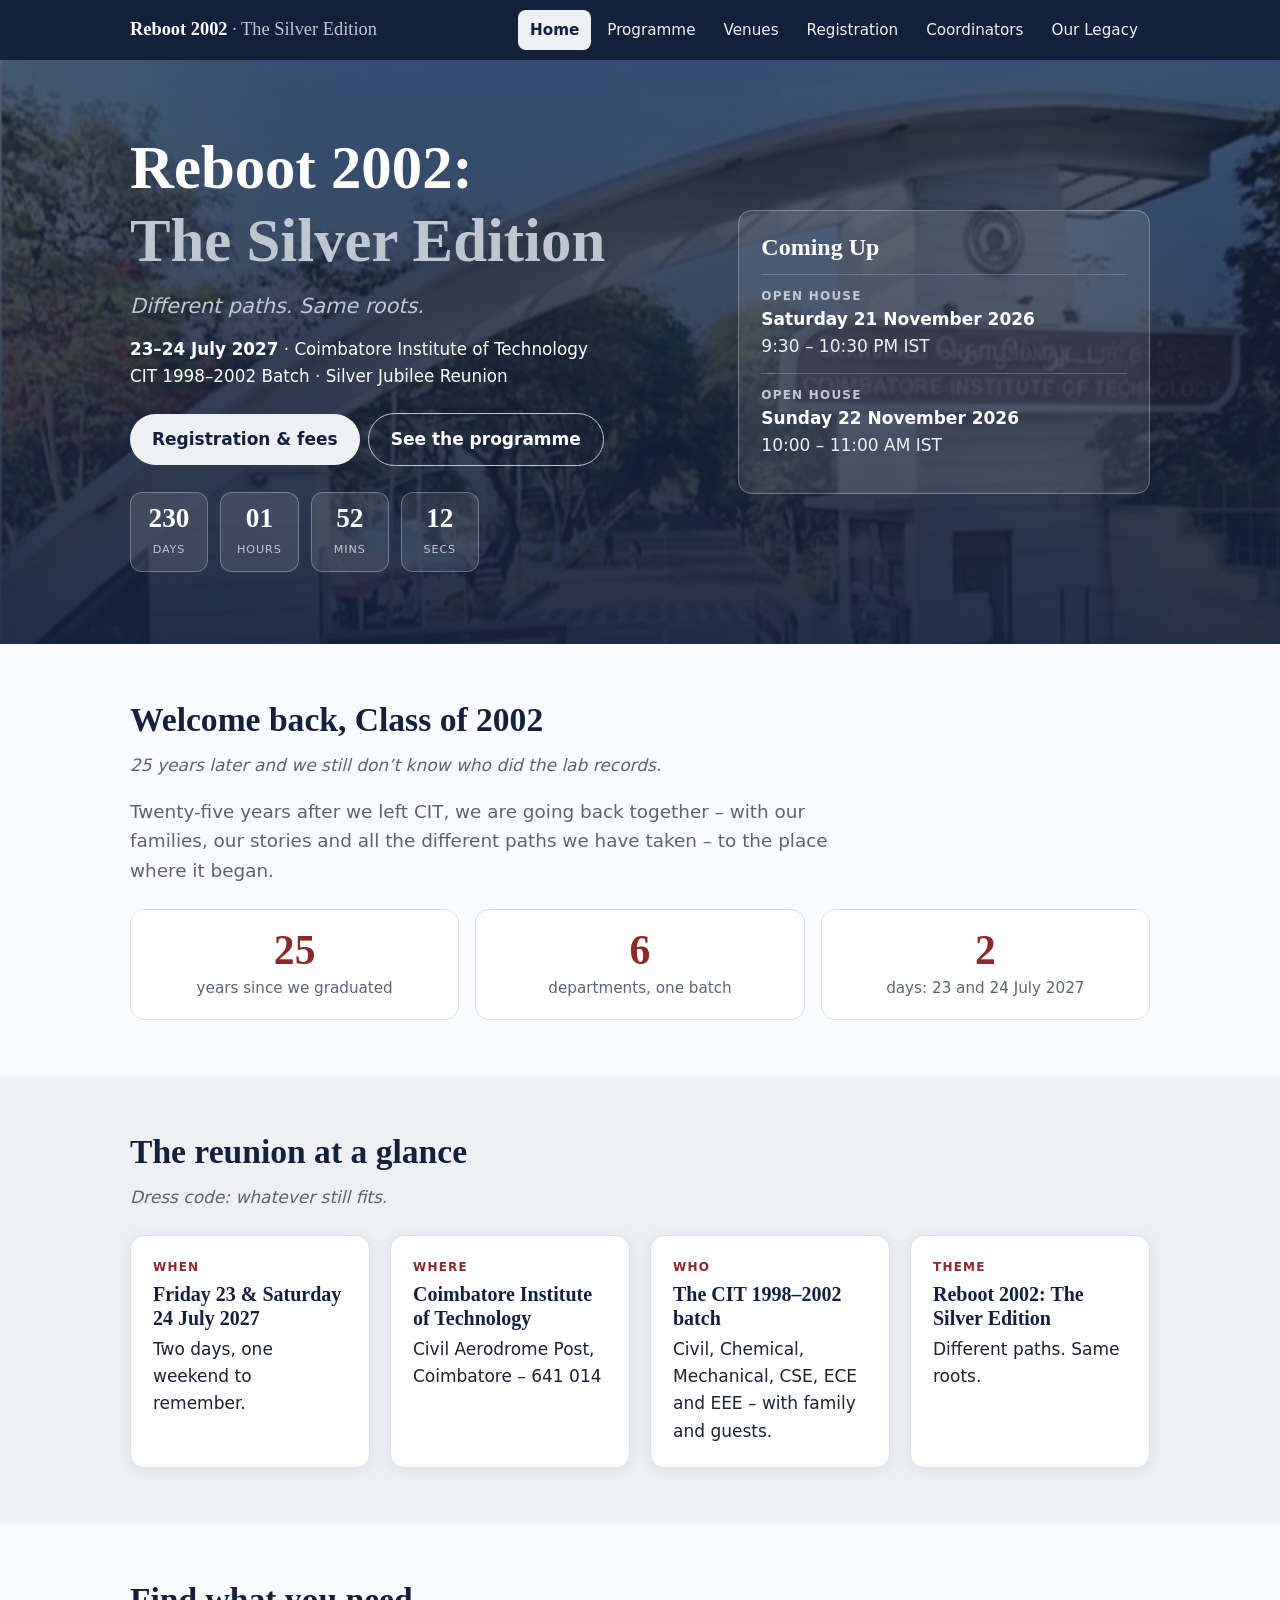
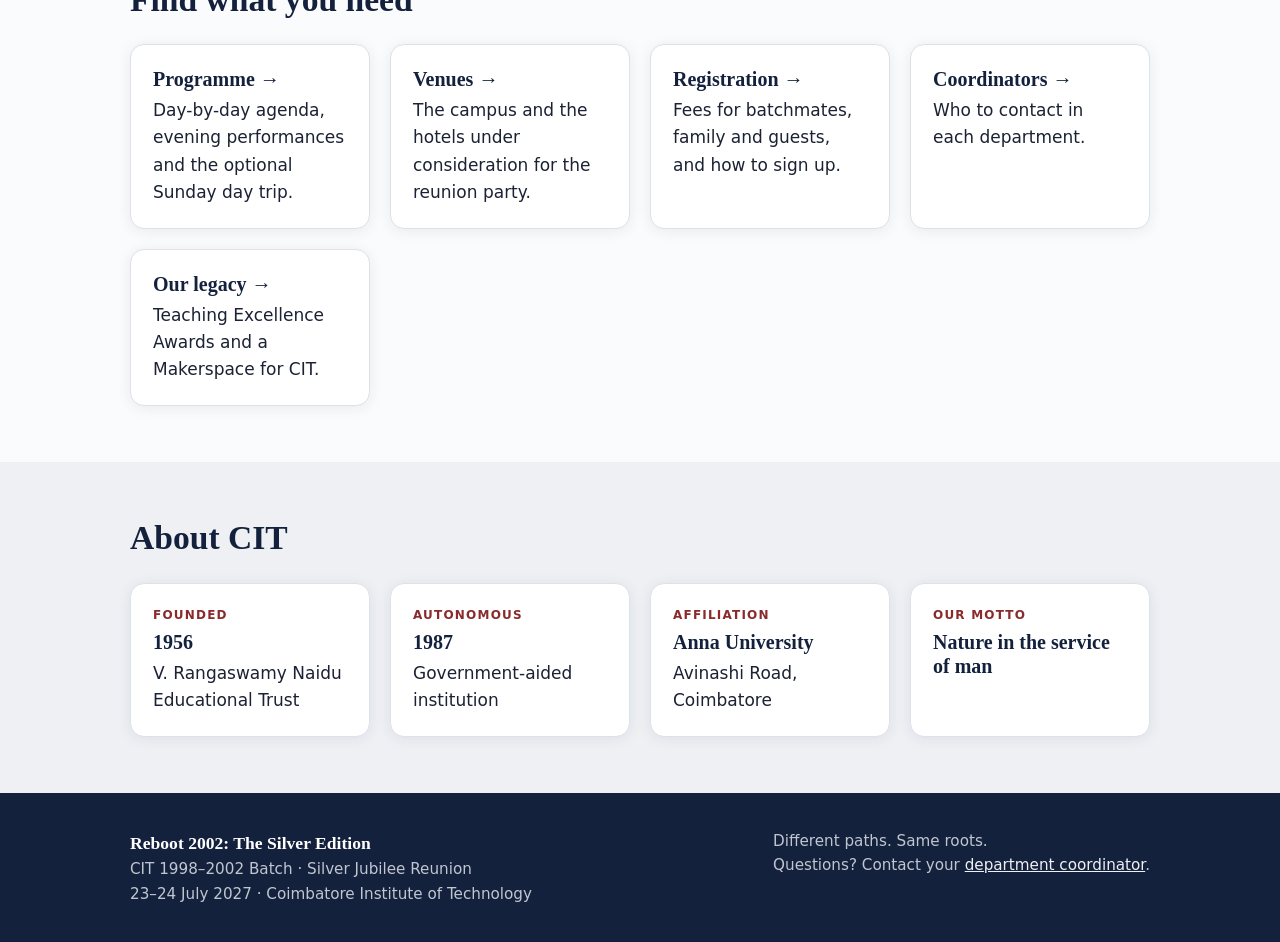
<file: index.html>
<!DOCTYPE html>
<html lang="en">
<head>
<meta charset="utf-8">
<meta name="viewport" content="width=device-width, initial-scale=1">
<title>Reboot 2002: The Silver Edition | CIT 1998–2002 Reunion</title>
<meta name="description" content="Silver Jubilee reunion of the CIT 1998–2002 batch, 23–24 July 2027 at Coimbatore Institute of Technology.">
<meta property="og:title" content="Reboot 2002: The Silver Edition | CIT 1998–2002 Reunion">
<meta property="og:description" content="Silver Jubilee reunion of the CIT 1998–2002 batch, 23–24 July 2027 at Coimbatore Institute of Technology.">
<meta property="og:image" content="img/cit-gate.jpg">
<meta name="theme-color" content="#14213d">
<link rel="stylesheet" href="css/style.css">
</head>
<body>
<a class="skip" href="#main">Skip to content</a>
<header class="site-header">
  <div class="wrap">
    <a class="brand" href="index.html">Reboot 2002 <span>· The Silver Edition</span></a>
    <button class="nav-toggle" aria-expanded="false" aria-controls="nav">Menu</button>
    <nav id="nav" aria-label="Main"><ul><li><a href="index.html" aria-current="page">Home</a></li><li><a href="program.html">Programme</a></li><li><a href="venues.html">Venues</a></li><li><a href="registration.html">Registration</a></li><li><a href="coordinators.html">Coordinators</a></li><li><a href="legacy.html">Our Legacy</a></li></ul></nav>
  </div>
</header>
<div class="hero" style="background-image:url(img/cit-gate.jpg)"><div class="wrap split-hero">
<div class="hero-main">
<h1>Reboot 2002:<em>The Silver Edition</em></h1>
<p class="tag">Different paths. Same roots.</p>
<p class="meta"><strong>23–24 July 2027</strong> · Coimbatore Institute of Technology<br>CIT 1998–2002 Batch · Silver Jubilee Reunion</p>
<a class="btn" href="registration.html">Registration &amp; fees</a><a class="btn ghost" href="program.html">See the programme</a>
<div class="countdown" id="countdown" aria-label="Countdown to the reunion"></div>
</div>
<aside class="coming-up" aria-label="Coming up">
<h2>Coming Up</h2>
<div class="event"><div class="label">Open House</div><b>Saturday 21 November 2026</b><span>9:30 – 10:30 PM IST</span></div>
<div class="event"><div class="label">Open House</div><b>Sunday 22 November 2026</b><span>10:00 – 11:00 AM IST</span></div>
</aside>
</div></div>
<main id="main">

<section><div class="wrap">
<h2>Welcome back, Class of 2002</h2>
<p class="joke">25 years later and we still don’t know who did the lab records.</p>
<p class="lead">Twenty-five years after we left CIT, we are going back together – with our families, our stories and all the different paths we have taken – to the place where it began.</p>
<div class="stats">
<div class="stat"><b>25</b><span>years since we graduated</span></div>
<div class="stat"><b>6</b><span>departments, one batch</span></div>
<div class="stat"><b>2</b><span>days: 23 and 24 July 2027</span></div>
</div></div></section>

<section class="alt"><div class="wrap">
<h2>The reunion at a glance</h2>
<p class="joke">Dress code: whatever still fits.</p>
<div class="grid">
<div class="card"><div class="label">When</div><h3>Friday 23 &amp; Saturday 24 July 2027</h3><p>Two days, one weekend to remember.</p></div>
<div class="card"><div class="label">Where</div><h3>Coimbatore Institute of Technology</h3><p>Civil Aerodrome Post, Coimbatore – 641 014</p></div>
<div class="card"><div class="label">Who</div><h3>The CIT 1998–2002 batch</h3><p>Civil, Chemical, Mechanical, CSE, ECE and EEE – with family and guests.</p></div>
<div class="card"><div class="label">Theme</div><h3>Reboot 2002: The Silver Edition</h3><p>Different paths. Same roots.</p></div>
</div></div></section>

<section><div class="wrap">
<h2>Find what you need</h2>
<div class="grid">
<a class="card" style="text-decoration:none;color:inherit" href="program.html"><h3>Programme →</h3><p>Day-by-day agenda, evening performances and the optional Sunday day trip.</p></a>
<a class="card" style="text-decoration:none;color:inherit" href="venues.html"><h3>Venues →</h3><p>The campus and the hotels under consideration for the reunion party.</p></a>
<a class="card" style="text-decoration:none;color:inherit" href="registration.html"><h3>Registration →</h3><p>Fees for batchmates, family and guests, and how to sign up.</p></a>
<a class="card" style="text-decoration:none;color:inherit" href="coordinators.html"><h3>Coordinators →</h3><p>Who to contact in each department.</p></a>
<a class="card" style="text-decoration:none;color:inherit" href="legacy.html"><h3>Our legacy →</h3><p>Teaching Excellence Awards and a Makerspace for CIT.</p></a>
</div></div></section>

<section class="alt"><div class="wrap">
<h2>About CIT</h2>
<div class="grid">
<div class="card"><div class="label">Founded</div><h3>1956</h3><p>V. Rangaswamy Naidu Educational Trust</p></div>
<div class="card"><div class="label">Autonomous</div><h3>1987</h3><p>Government-aided institution</p></div>
<div class="card"><div class="label">Affiliation</div><h3>Anna University</h3><p>Avinashi Road, Coimbatore</p></div>
<div class="card"><div class="label">Our motto</div><h3>Nature in the service of man</h3></div>
</div></div></section>

</main>
<footer class="site-footer">
  <div class="wrap">
    <div><strong>Reboot 2002: The Silver Edition</strong><br>CIT 1998–2002 Batch · Silver Jubilee Reunion<br>23–24 July 2027 · Coimbatore Institute of Technology</div>
    <div>Different paths. Same roots.<br>Questions? Contact your <a href="coordinators.html">department coordinator</a>.</div>
  </div>
</footer>
<script src="js/main.js"></script>
</body>
</html>
</file>
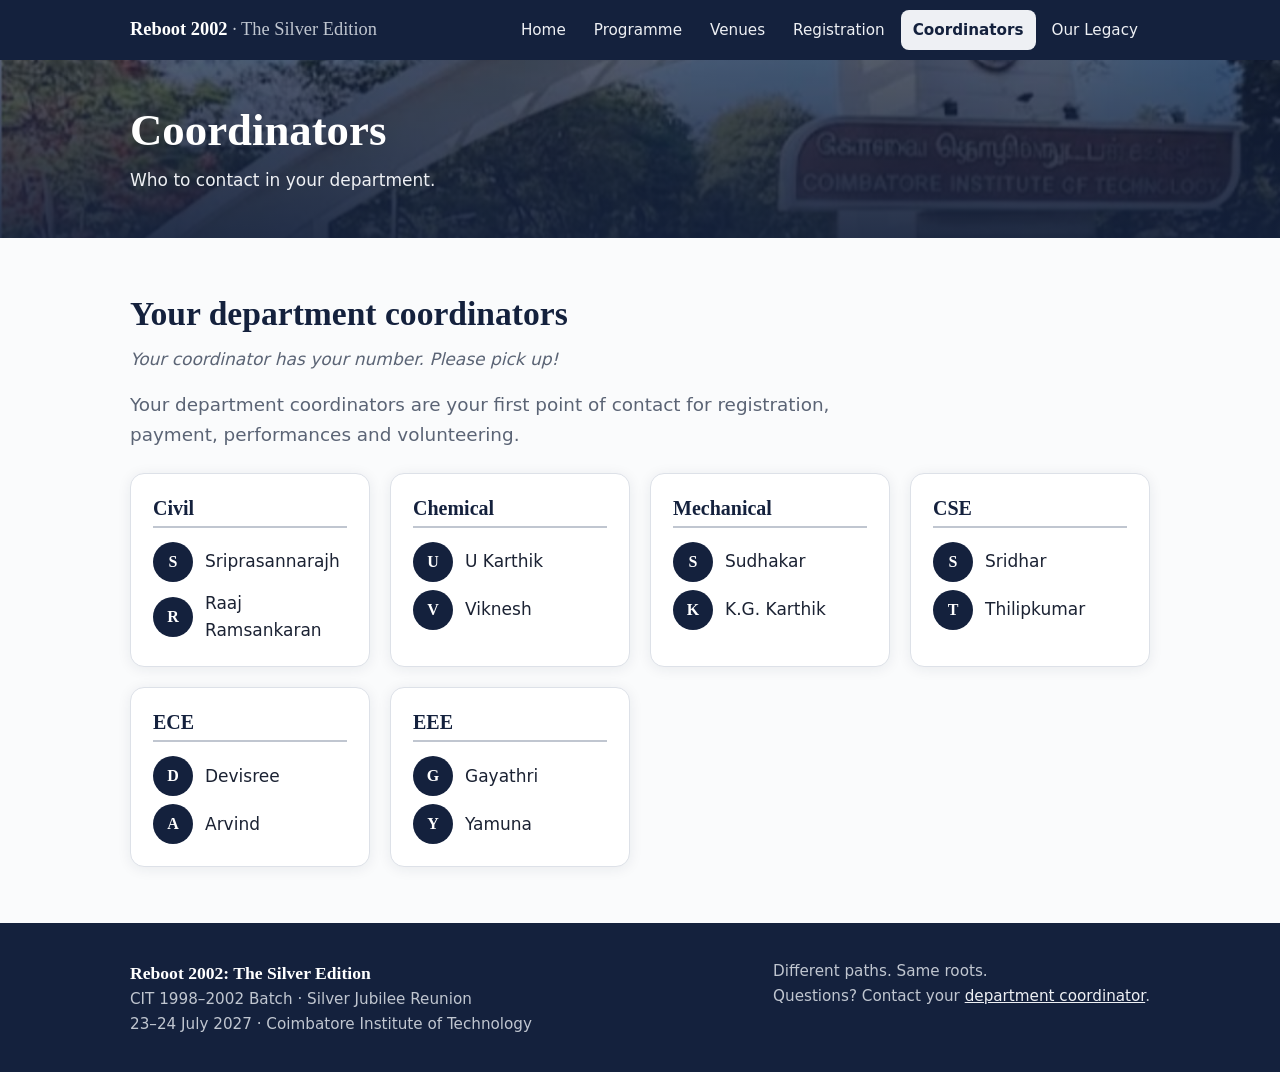
<file: coordinators.html>
<!DOCTYPE html>
<html lang="en">
<head>
<meta charset="utf-8">
<meta name="viewport" content="width=device-width, initial-scale=1">
<title>Coordinators | Reboot 2002</title>
<meta name="description" content="Department-wise coordinators for the CIT 1998–2002 reunion.">
<meta property="og:title" content="Coordinators | Reboot 2002">
<meta property="og:description" content="Department-wise coordinators for the CIT 1998–2002 reunion.">
<meta property="og:image" content="img/cit-gate.jpg">
<meta name="theme-color" content="#14213d">
<link rel="stylesheet" href="css/style.css">
</head>
<body>
<a class="skip" href="#main">Skip to content</a>
<header class="site-header">
  <div class="wrap">
    <a class="brand" href="index.html">Reboot 2002 <span>· The Silver Edition</span></a>
    <button class="nav-toggle" aria-expanded="false" aria-controls="nav">Menu</button>
    <nav id="nav" aria-label="Main"><ul><li><a href="index.html">Home</a></li><li><a href="program.html">Programme</a></li><li><a href="venues.html">Venues</a></li><li><a href="registration.html">Registration</a></li><li><a href="coordinators.html" aria-current="page">Coordinators</a></li><li><a href="legacy.html">Our Legacy</a></li></ul></nav>
  </div>
</header>
<div class="hero small" style="background-image:url(img/cit-gate.jpg)"><div class="wrap"><h1>Coordinators</h1><p>Who to contact in your department.</p></div></div>
<main id="main">

<section><div class="wrap">
<h2>Your department coordinators</h2>
<p class="joke">Your coordinator has your number. Please pick up!</p>
<p class="lead">Your department coordinators are your first point of contact for registration, payment, performances and volunteering.</p>
<div class="grid"><div class="card coord"><h3>Civil</h3><div class="person"><div class="avatar">S</div><span>Sriprasannarajh</span></div><div class="person"><div class="avatar">R</div><span>Raaj Ramsankaran</span></div></div><div class="card coord"><h3>Chemical</h3><div class="person"><div class="avatar">U</div><span>U Karthik</span></div><div class="person"><div class="avatar">V</div><span>Viknesh</span></div></div><div class="card coord"><h3>Mechanical</h3><div class="person"><div class="avatar">S</div><span>Sudhakar</span></div><div class="person"><div class="avatar">K</div><span>K.G. Karthik</span></div></div><div class="card coord"><h3>CSE</h3><div class="person"><div class="avatar">S</div><span>Sridhar</span></div><div class="person"><div class="avatar">T</div><span>Thilipkumar</span></div></div><div class="card coord"><h3>ECE</h3><div class="person"><div class="avatar">D</div><span>Devisree</span></div><div class="person"><div class="avatar">A</div><span>Arvind</span></div></div><div class="card coord"><h3>EEE</h3><div class="person"><div class="avatar">G</div><span>Gayathri</span></div><div class="person"><div class="avatar">Y</div><span>Yamuna</span></div></div></div>
</div></section>

</main>
<footer class="site-footer">
  <div class="wrap">
    <div><strong>Reboot 2002: The Silver Edition</strong><br>CIT 1998–2002 Batch · Silver Jubilee Reunion<br>23–24 July 2027 · Coimbatore Institute of Technology</div>
    <div>Different paths. Same roots.<br>Questions? Contact your <a href="coordinators.html">department coordinator</a>.</div>
  </div>
</footer>
<script src="js/main.js"></script>
</body>
</html>
</file>
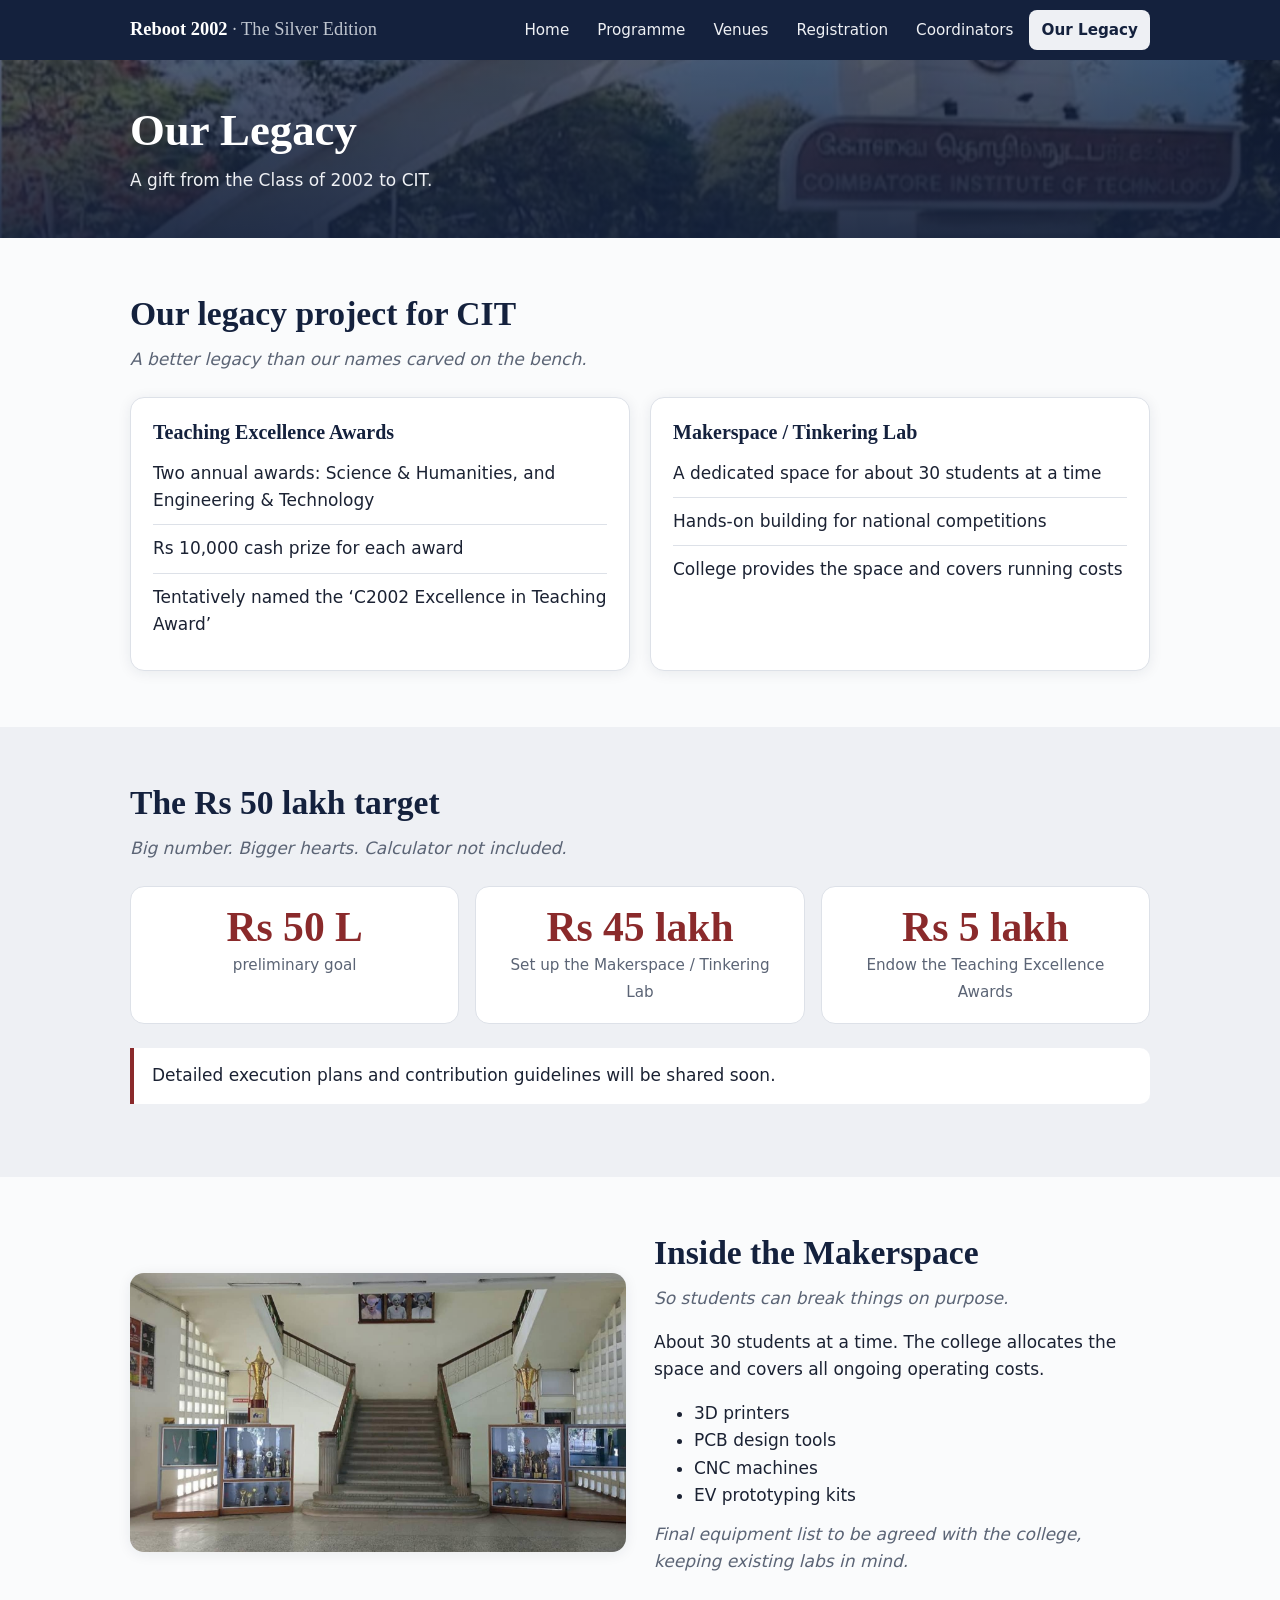
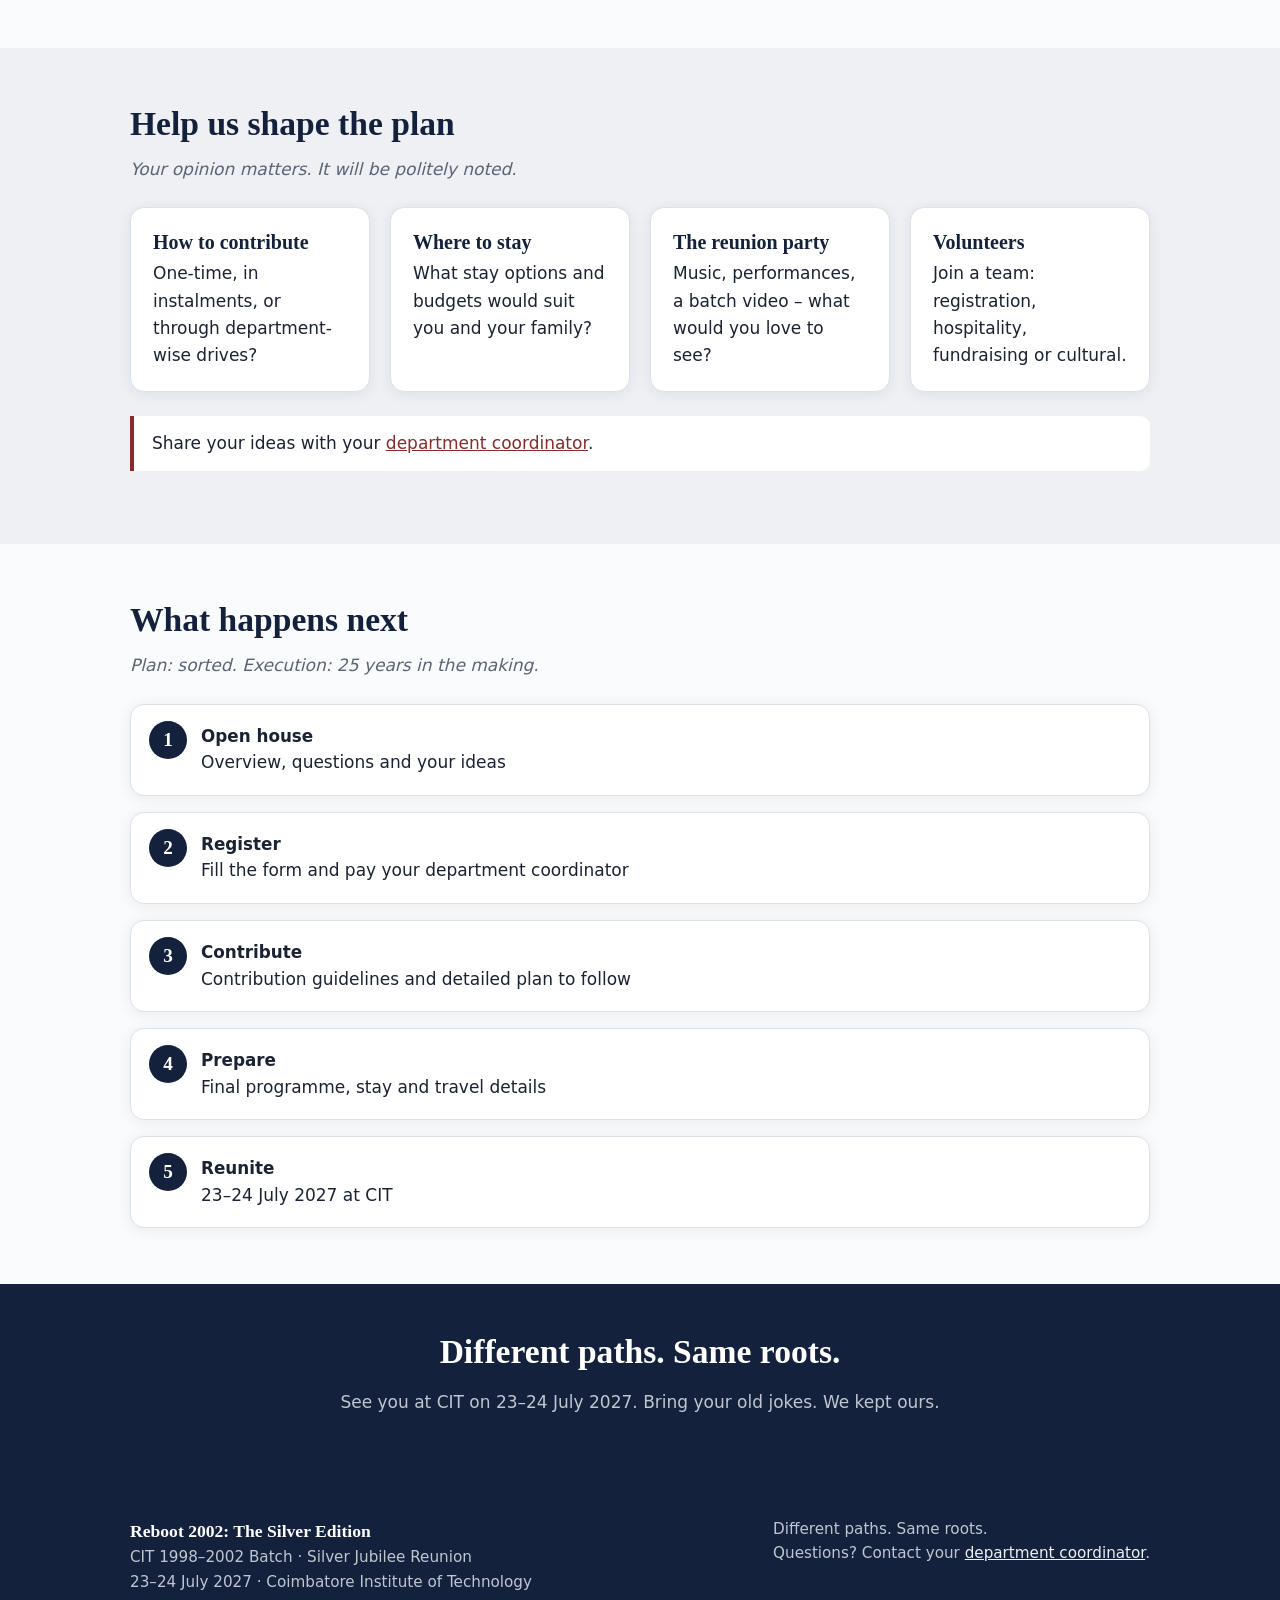
<file: legacy.html>
<!DOCTYPE html>
<html lang="en">
<head>
<meta charset="utf-8">
<meta name="viewport" content="width=device-width, initial-scale=1">
<title>Our Legacy | Reboot 2002</title>
<meta name="description" content="Teaching Excellence Awards and a Makerspace: the batch’s legacy project for CIT.">
<meta property="og:title" content="Our Legacy | Reboot 2002">
<meta property="og:description" content="Teaching Excellence Awards and a Makerspace: the batch’s legacy project for CIT.">
<meta property="og:image" content="img/cit-gate.jpg">
<meta name="theme-color" content="#14213d">
<link rel="stylesheet" href="css/style.css">
</head>
<body>
<a class="skip" href="#main">Skip to content</a>
<header class="site-header">
  <div class="wrap">
    <a class="brand" href="index.html">Reboot 2002 <span>· The Silver Edition</span></a>
    <button class="nav-toggle" aria-expanded="false" aria-controls="nav">Menu</button>
    <nav id="nav" aria-label="Main"><ul><li><a href="index.html">Home</a></li><li><a href="program.html">Programme</a></li><li><a href="venues.html">Venues</a></li><li><a href="registration.html">Registration</a></li><li><a href="coordinators.html">Coordinators</a></li><li><a href="legacy.html" aria-current="page">Our Legacy</a></li></ul></nav>
  </div>
</header>
<div class="hero small" style="background-image:url(img/cit-gate.jpg)"><div class="wrap"><h1>Our Legacy</h1><p>A gift from the Class of 2002 to CIT.</p></div></div>
<main id="main">

<section><div class="wrap">
<h2>Our legacy project for CIT</h2>
<p class="joke">A better legacy than our names carved on the bench.</p>
<div class="grid">
<div class="card"><h3>Teaching Excellence Awards</h3>
<ul class="plain"><li>Two annual awards: Science &amp; Humanities, and Engineering &amp; Technology</li>
<li>Rs 10,000 cash prize for each award</li>
<li>Tentatively named the ‘C2002 Excellence in Teaching Award’</li></ul></div>
<div class="card"><h3>Makerspace / Tinkering Lab</h3>
<ul class="plain"><li>A dedicated space for about 30 students at a time</li>
<li>Hands-on building for national competitions</li>
<li>College provides the space and covers running costs</li></ul></div>
</div></div></section>

<section class="alt"><div class="wrap">
<h2>The Rs 50 lakh target</h2>
<p class="joke">Big number. Bigger hearts. Calculator not included.</p>
<div class="stats">
<div class="stat"><b>Rs 50 L</b><span>preliminary goal</span></div>
<div class="stat"><b>Rs 45 lakh</b><span>Set up the Makerspace / Tinkering Lab</span></div>
<div class="stat"><b>Rs 5 lakh</b><span>Endow the Teaching Excellence Awards</span></div>
</div>
<p class="note">Detailed execution plans and contribution guidelines will be shared soon.</p>
</div></section>

<section><div class="wrap">
<div class="split">
<img src="img/staircase.jpg" alt="The main staircase at CIT" loading="lazy">
<div><h2>Inside the Makerspace</h2><p class="joke">So students can break things on purpose.</p>
<p>About 30 students at a time. The college allocates the space and covers all ongoing operating costs.</p>
<ul><li>3D printers</li><li>PCB design tools</li><li>CNC machines</li><li>EV prototyping kits</li></ul>
<p class="joke">Final equipment list to be agreed with the college, keeping existing labs in mind.</p></div>
</div></div></section>

<section class="alt"><div class="wrap">
<h2>Help us shape the plan</h2>
<p class="joke">Your opinion matters. It will be politely noted.</p>
<div class="grid">
<div class="card"><h3>How to contribute</h3><p>One-time, in instalments, or through department-wise drives?</p></div>
<div class="card"><h3>Where to stay</h3><p>What stay options and budgets would suit you and your family?</p></div>
<div class="card"><h3>The reunion party</h3><p>Music, performances, a batch video – what would you love to see?</p></div>
<div class="card"><h3>Volunteers</h3><p>Join a team: registration, hospitality, fundraising or cultural.</p></div>
</div>
<p class="note">Share your ideas with your <a href="coordinators.html">department coordinator</a>.</p>
</div></section>

<section><div class="wrap">
<h2>What happens next</h2>
<p class="joke">Plan: sorted. Execution: 25 years in the making.</p>
<ol class="steps">
<li><b>Open house</b>Overview, questions and your ideas</li>
<li><b>Register</b>Fill the form and pay your department coordinator</li>
<li><b>Contribute</b>Contribution guidelines and detailed plan to follow</li>
<li><b>Prepare</b>Final programme, stay and travel details</li>
<li><b>Reunite</b>23–24 July 2027 at CIT</li>
</ol></div></section>
<div class="cta-band"><div class="wrap"><h2>Different paths. Same roots.</h2><p>See you at CIT on 23–24 July 2027. Bring your old jokes. We kept ours.</p></div></div>

</main>
<footer class="site-footer">
  <div class="wrap">
    <div><strong>Reboot 2002: The Silver Edition</strong><br>CIT 1998–2002 Batch · Silver Jubilee Reunion<br>23–24 July 2027 · Coimbatore Institute of Technology</div>
    <div>Different paths. Same roots.<br>Questions? Contact your <a href="coordinators.html">department coordinator</a>.</div>
  </div>
</footer>
<script src="js/main.js"></script>
</body>
</html>
</file>
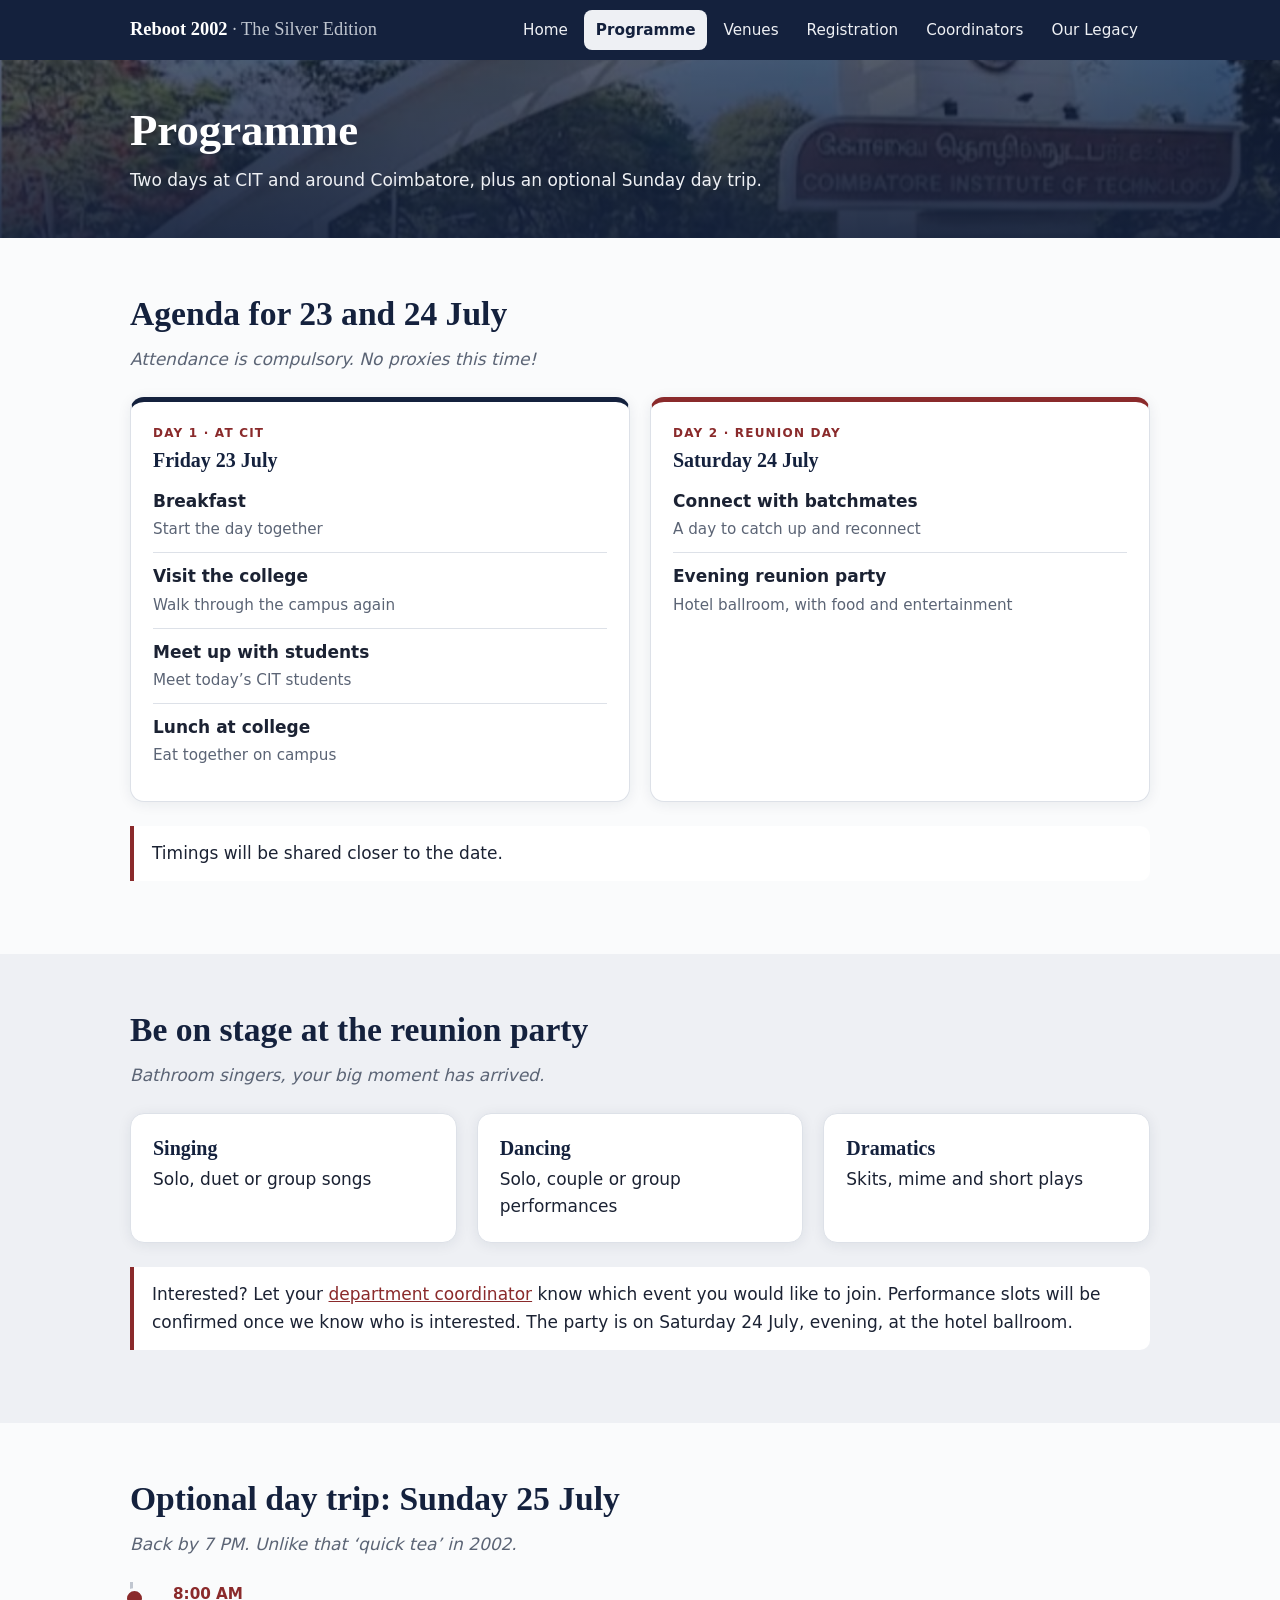
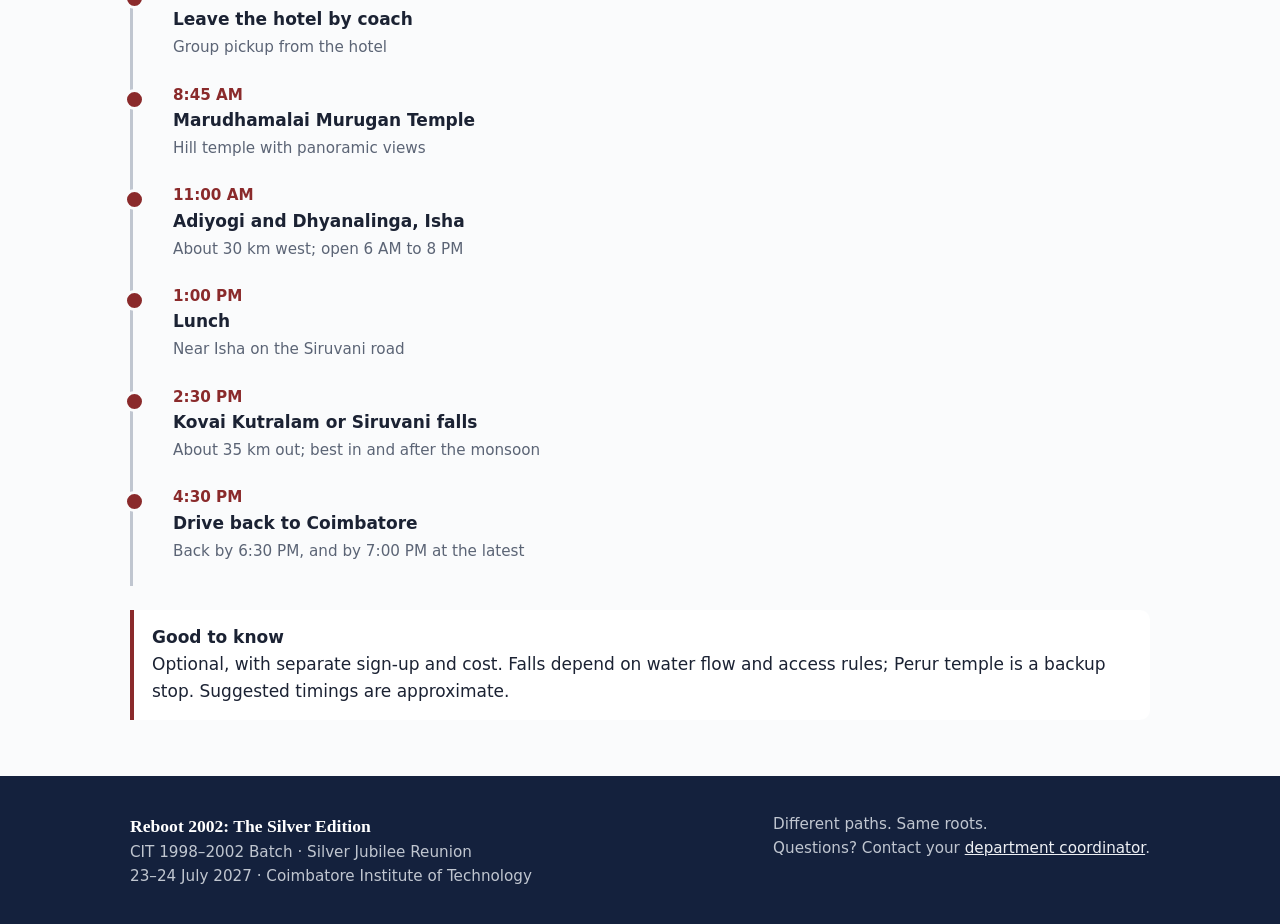
<file: program.html>
<!DOCTYPE html>
<html lang="en">
<head>
<meta charset="utf-8">
<meta name="viewport" content="width=device-width, initial-scale=1">
<title>Programme | Reboot 2002</title>
<meta name="description" content="Agenda for 23–24 July 2027, evening performances and the optional Sunday day trip.">
<meta property="og:title" content="Programme | Reboot 2002">
<meta property="og:description" content="Agenda for 23–24 July 2027, evening performances and the optional Sunday day trip.">
<meta property="og:image" content="img/cit-gate.jpg">
<meta name="theme-color" content="#14213d">
<link rel="stylesheet" href="css/style.css">
</head>
<body>
<a class="skip" href="#main">Skip to content</a>
<header class="site-header">
  <div class="wrap">
    <a class="brand" href="index.html">Reboot 2002 <span>· The Silver Edition</span></a>
    <button class="nav-toggle" aria-expanded="false" aria-controls="nav">Menu</button>
    <nav id="nav" aria-label="Main"><ul><li><a href="index.html">Home</a></li><li><a href="program.html" aria-current="page">Programme</a></li><li><a href="venues.html">Venues</a></li><li><a href="registration.html">Registration</a></li><li><a href="coordinators.html">Coordinators</a></li><li><a href="legacy.html">Our Legacy</a></li></ul></nav>
  </div>
</header>
<div class="hero small" style="background-image:url(img/cit-gate.jpg)"><div class="wrap"><h1>Programme</h1><p>Two days at CIT and around Coimbatore, plus an optional Sunday day trip.</p></div></div>
<main id="main">

<section><div class="wrap">
<h2>Agenda for 23 and 24 July</h2>
<p class="joke">Attendance is compulsory. No proxies this time!</p>
<div class="grid">
<div class="card day"><div class="label">Day 1 · At CIT</div><h3>Friday 23 July</h3>
<ul class="plain">
<li><b>Breakfast</b><span>Start the day together</span></li>
<li><b>Visit the college</b><span>Walk through the campus again</span></li>
<li><b>Meet up with students</b><span>Meet today’s CIT students</span></li>
<li><b>Lunch at college</b><span>Eat together on campus</span></li></ul></div>
<div class="card day two"><div class="label">Day 2 · Reunion day</div><h3>Saturday 24 July</h3>
<ul class="plain">
<li><b>Connect with batchmates</b><span>A day to catch up and reconnect</span></li>
<li><b>Evening reunion party</b><span>Hotel ballroom, with food and entertainment</span></li></ul></div>
</div>
<p class="note">Timings will be shared closer to the date.</p>
</div></section>

<section class="alt"><div class="wrap">
<h2>Be on stage at the reunion party</h2>
<p class="joke">Bathroom singers, your big moment has arrived.</p>
<div class="grid">
<div class="card"><h3>Singing</h3><p>Solo, duet or group songs</p></div>
<div class="card"><h3>Dancing</h3><p>Solo, couple or group performances</p></div>
<div class="card"><h3>Dramatics</h3><p>Skits, mime and short plays</p></div>
</div>
<p class="note">Interested? Let your <a href="coordinators.html">department coordinator</a> know which event you would like to join. Performance slots will be confirmed once we know who is interested. The party is on Saturday 24 July, evening, at the hotel ballroom.</p>
</div></section>

<section><div class="wrap">
<h2>Optional day trip: Sunday 25 July</h2>
<p class="joke">Back by 7 PM. Unlike that ‘quick tea’ in 2002.</p>
<ol class="timeline">
<li><time>8:00 AM</time><b>Leave the hotel by coach</b><span>Group pickup from the hotel</span></li>
<li><time>8:45 AM</time><b>Marudhamalai Murugan Temple</b><span>Hill temple with panoramic views</span></li>
<li><time>11:00 AM</time><b>Adiyogi and Dhyanalinga, Isha</b><span>About 30 km west; open 6 AM to 8 PM</span></li>
<li><time>1:00 PM</time><b>Lunch</b><span>Near Isha on the Siruvani road</span></li>
<li><time>2:30 PM</time><b>Kovai Kutralam or Siruvani falls</b><span>About 35 km out; best in and after the monsoon</span></li>
<li><time>4:30 PM</time><b>Drive back to Coimbatore</b><span>Back by 6:30 PM, and by 7:00 PM at the latest</span></li>
</ol>
<div class="note"><strong>Good to know</strong><br>Optional, with separate sign-up and cost. Falls depend on water flow and access rules; Perur temple is a backup stop. Suggested timings are approximate.</div>
</div></section>

</main>
<footer class="site-footer">
  <div class="wrap">
    <div><strong>Reboot 2002: The Silver Edition</strong><br>CIT 1998–2002 Batch · Silver Jubilee Reunion<br>23–24 July 2027 · Coimbatore Institute of Technology</div>
    <div>Different paths. Same roots.<br>Questions? Contact your <a href="coordinators.html">department coordinator</a>.</div>
  </div>
</footer>
<script src="js/main.js"></script>
</body>
</html>
</file>
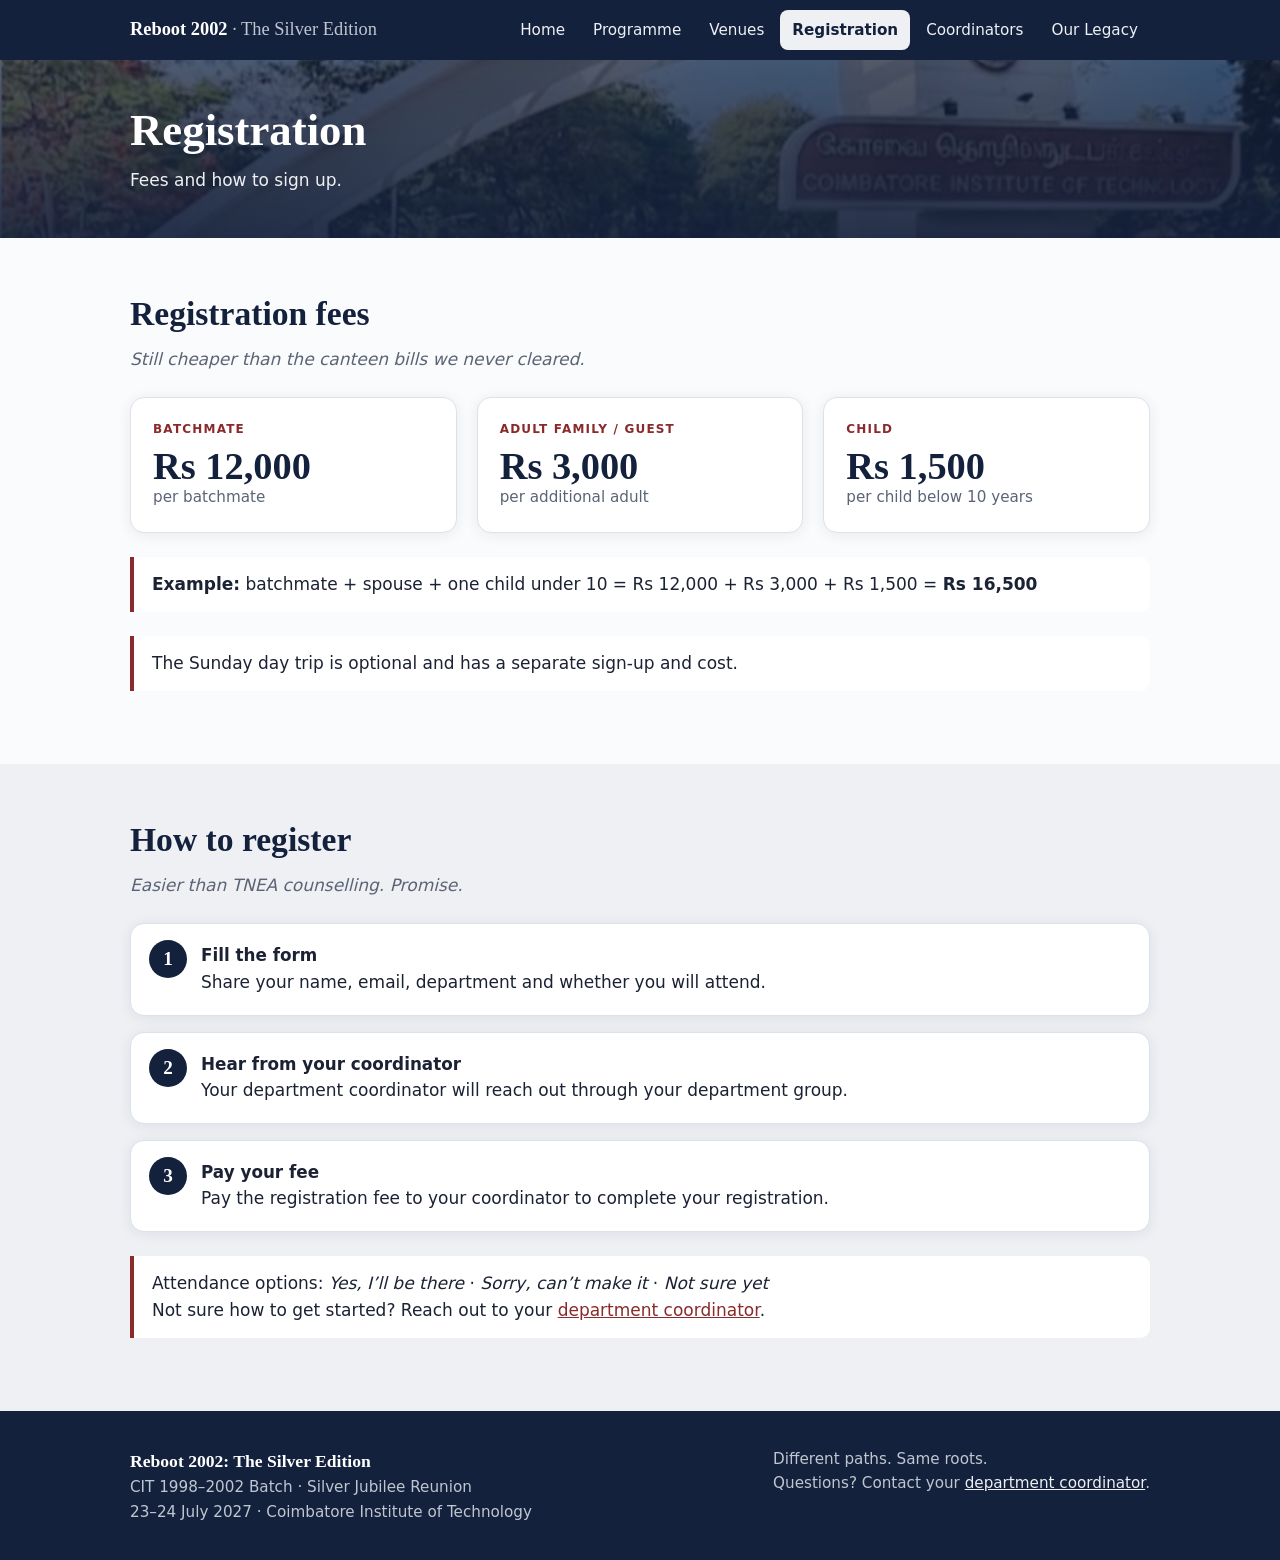
<file: registration.html>
<!DOCTYPE html>
<html lang="en">
<head>
<meta charset="utf-8">
<meta name="viewport" content="width=device-width, initial-scale=1">
<title>Registration | Reboot 2002</title>
<meta name="description" content="Registration fees and how to sign up for Reboot 2002: The Silver Edition.">
<meta property="og:title" content="Registration | Reboot 2002">
<meta property="og:description" content="Registration fees and how to sign up for Reboot 2002: The Silver Edition.">
<meta property="og:image" content="img/cit-gate.jpg">
<meta name="theme-color" content="#14213d">
<link rel="stylesheet" href="css/style.css">
</head>
<body>
<a class="skip" href="#main">Skip to content</a>
<header class="site-header">
  <div class="wrap">
    <a class="brand" href="index.html">Reboot 2002 <span>· The Silver Edition</span></a>
    <button class="nav-toggle" aria-expanded="false" aria-controls="nav">Menu</button>
    <nav id="nav" aria-label="Main"><ul><li><a href="index.html">Home</a></li><li><a href="program.html">Programme</a></li><li><a href="venues.html">Venues</a></li><li><a href="registration.html" aria-current="page">Registration</a></li><li><a href="coordinators.html">Coordinators</a></li><li><a href="legacy.html">Our Legacy</a></li></ul></nav>
  </div>
</header>
<div class="hero small" style="background-image:url(img/cit-gate.jpg)"><div class="wrap"><h1>Registration</h1><p>Fees and how to sign up.</p></div></div>
<main id="main">

<section><div class="wrap">
<h2>Registration fees</h2>
<p class="joke">Still cheaper than the canteen bills we never cleared.</p>
<div class="grid">
<div class="card"><div class="label">Batchmate</div><div class="price">Rs 12,000<small>per batchmate</small></div></div>
<div class="card"><div class="label">Adult family / guest</div><div class="price">Rs 3,000<small>per additional adult</small></div></div>
<div class="card"><div class="label">Child</div><div class="price">Rs 1,500<small>per child below 10 years</small></div></div>
</div>
<p class="note"><strong>Example:</strong> batchmate + spouse + one child under 10 = Rs 12,000 + Rs 3,000 + Rs 1,500 = <strong>Rs 16,500</strong></p>
<p class="note">The Sunday day trip is optional and has a separate sign-up and cost.</p>
</div></section>

<section class="alt"><div class="wrap">
<h2>How to register</h2>
<p class="joke">Easier than TNEA counselling. Promise.</p>
<ol class="steps">
<li><b>Fill the form</b>Share your name, email, department and whether you will attend.</li>
<li><b>Hear from your coordinator</b>Your department coordinator will reach out through your department group.</li>
<li><b>Pay your fee</b>Pay the registration fee to your coordinator to complete your registration.</li>
</ol>
<p class="note">Attendance options: <em>Yes, I’ll be there</em> · <em>Sorry, can’t make it</em> · <em>Not sure yet</em><br>Not sure how to get started? Reach out to your <a href="coordinators.html">department coordinator</a>.</p>
</div></section>

</main>
<footer class="site-footer">
  <div class="wrap">
    <div><strong>Reboot 2002: The Silver Edition</strong><br>CIT 1998–2002 Batch · Silver Jubilee Reunion<br>23–24 July 2027 · Coimbatore Institute of Technology</div>
    <div>Different paths. Same roots.<br>Questions? Contact your <a href="coordinators.html">department coordinator</a>.</div>
  </div>
</footer>
<script src="js/main.js"></script>
</body>
</html>
</file>
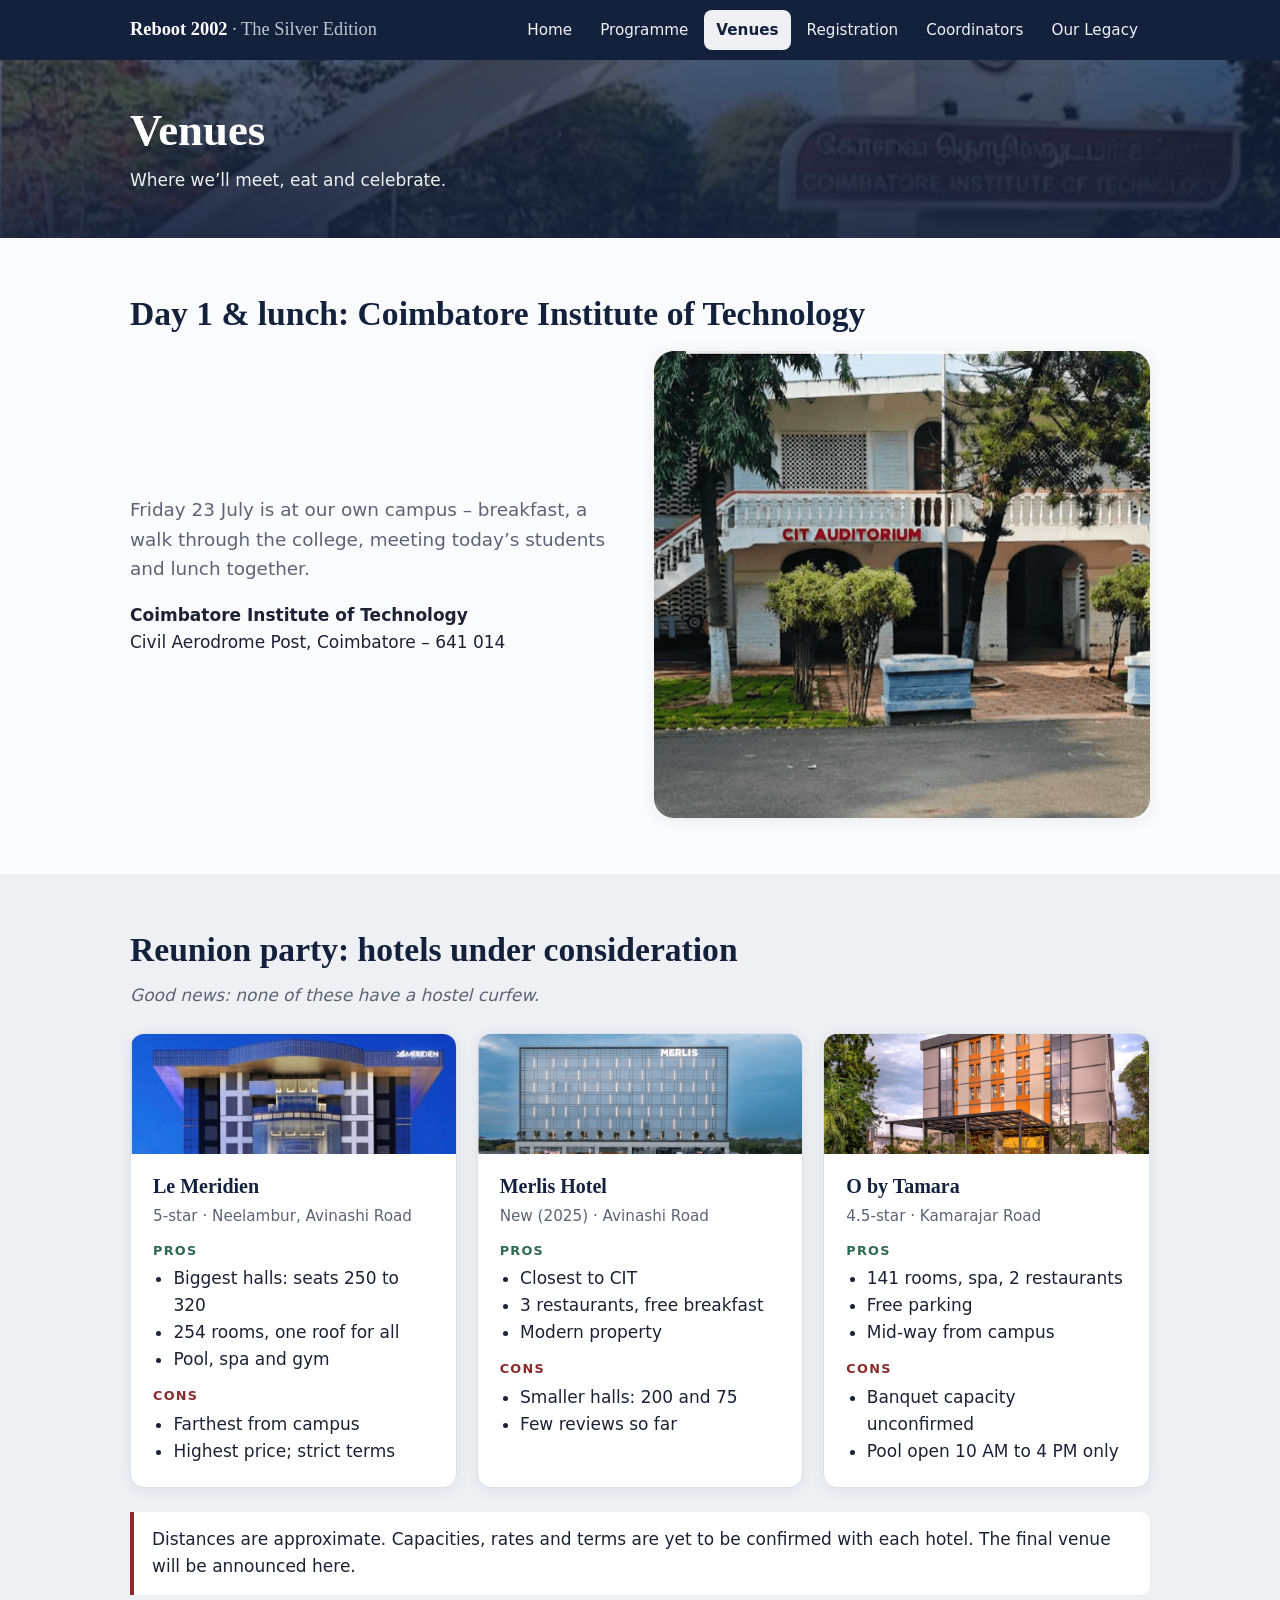
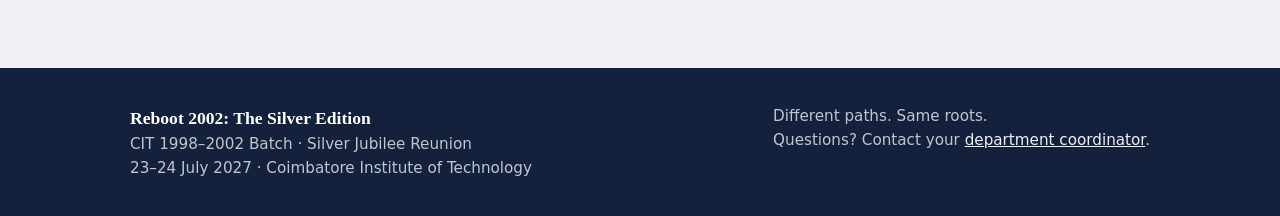
<file: venues.html>
<!DOCTYPE html>
<html lang="en">
<head>
<meta charset="utf-8">
<meta name="viewport" content="width=device-width, initial-scale=1">
<title>Venues | Reboot 2002</title>
<meta name="description" content="The CIT campus and the hotels under consideration for the Reboot 2002 reunion party.">
<meta property="og:title" content="Venues | Reboot 2002">
<meta property="og:description" content="The CIT campus and the hotels under consideration for the Reboot 2002 reunion party.">
<meta property="og:image" content="img/cit-gate.jpg">
<meta name="theme-color" content="#14213d">
<link rel="stylesheet" href="css/style.css">
</head>
<body>
<a class="skip" href="#main">Skip to content</a>
<header class="site-header">
  <div class="wrap">
    <a class="brand" href="index.html">Reboot 2002 <span>· The Silver Edition</span></a>
    <button class="nav-toggle" aria-expanded="false" aria-controls="nav">Menu</button>
    <nav id="nav" aria-label="Main"><ul><li><a href="index.html">Home</a></li><li><a href="program.html">Programme</a></li><li><a href="venues.html" aria-current="page">Venues</a></li><li><a href="registration.html">Registration</a></li><li><a href="coordinators.html">Coordinators</a></li><li><a href="legacy.html">Our Legacy</a></li></ul></nav>
  </div>
</header>
<div class="hero small" style="background-image:url(img/cit-gate.jpg)"><div class="wrap"><h1>Venues</h1><p>Where we’ll meet, eat and celebrate.</p></div></div>
<main id="main">

<section><div class="wrap">
<h2>Day 1 &amp; lunch: Coimbatore Institute of Technology</h2>
<div class="split">
<div><p class="lead">Friday 23 July is at our own campus – breakfast, a walk through the college, meeting today’s students and lunch together.</p>
<p><strong>Coimbatore Institute of Technology</strong><br>Civil Aerodrome Post, Coimbatore – 641 014</p></div>
<img src="img/auditorium.png" alt="CIT Auditorium" loading="lazy">
</div></div></section>
<section class="alt"><div class="wrap">
<h2>Reunion party: hotels under consideration</h2>
<p class="joke">Good news: none of these have a hostel curfew.</p>
<div class="grid">
<article class="card venue"><img src="img/le-meridien.png" alt="Le Meridien" loading="lazy"><div class="body">
<h3>Le Meridien</h3><div class="sub">5-star · Neelambur, Avinashi Road</div>
<h4 class="pro">Pros</h4><ul><li>Biggest halls: seats 250 to 320</li><li>254 rooms, one roof for all</li><li>Pool, spa and gym</li></ul><h4 class="con">Cons</h4><ul><li>Farthest from campus</li><li>Highest price; strict terms</li></ul></div></article><article class="card venue"><img src="img/merlis.png" alt="Merlis Hotel" loading="lazy"><div class="body">
<h3>Merlis Hotel</h3><div class="sub">New (2025) · Avinashi Road</div>
<h4 class="pro">Pros</h4><ul><li>Closest to CIT</li><li>3 restaurants, free breakfast</li><li>Modern property</li></ul><h4 class="con">Cons</h4><ul><li>Smaller halls: 200 and 75</li><li>Few reviews so far</li></ul></div></article><article class="card venue"><img src="img/o-by-tamara.png" alt="O by Tamara" loading="lazy"><div class="body">
<h3>O by Tamara</h3><div class="sub">4.5-star · Kamarajar Road</div>
<h4 class="pro">Pros</h4><ul><li>141 rooms, spa, 2 restaurants</li><li>Free parking</li><li>Mid-way from campus</li></ul><h4 class="con">Cons</h4><ul><li>Banquet capacity unconfirmed</li><li>Pool open 10 AM to 4 PM only</li></ul></div></article>
</div>
<p class="note">Distances are approximate. Capacities, rates and terms are yet to be confirmed with each hotel. The final venue will be announced here.</p>
</div></section>

</main>
<footer class="site-footer">
  <div class="wrap">
    <div><strong>Reboot 2002: The Silver Edition</strong><br>CIT 1998–2002 Batch · Silver Jubilee Reunion<br>23–24 July 2027 · Coimbatore Institute of Technology</div>
    <div>Different paths. Same roots.<br>Questions? Contact your <a href="coordinators.html">department coordinator</a>.</div>
  </div>
</footer>
<script src="js/main.js"></script>
</body>
</html>
</file>
<file: css/style.css>
:root {
  --navy: #14213d;
  --navy-2: #1f3057;
  --maroon: #8a2a2b;
  --silver: #c0c6d0;
  --silver-lt: #eef0f4;
  --bg: #fafbfc;
  --ink: #1b2233;
  --muted: #5b6475;
  --card: #ffffff;
  --line: #dde1e8;
  --radius: 14px;
  --shadow: 0 2px 14px rgba(20, 33, 61, .08);
  --max: 1060px;
}
* { box-sizing: border-box; }
html { scroll-behavior: smooth; }
body {
  margin: 0; background: var(--bg); color: var(--ink);
  font: 17px/1.6 system-ui, -apple-system, "Segoe UI", Roboto, sans-serif;
}
h1, h2, h3 { font-family: Georgia, "Times New Roman", serif; line-height: 1.2; margin: 0 0 .5em; color: var(--navy); }
h1 { font-size: clamp(2.2rem, 6vw, 3.8rem); }
h2 { font-size: clamp(1.6rem, 3.5vw, 2.1rem); }
h3 { font-size: 1.25rem; }
p { margin: 0 0 1em; }
a { color: var(--maroon); }
img { max-width: 100%; display: block; }
.wrap { max-width: var(--max); margin: 0 auto; padding: 0 20px; }
.skip { position: absolute; left: -999px; }
.skip:focus { left: 8px; top: 8px; background: #fff; padding: 8px 12px; z-index: 99; }

/* header / nav */
.site-header { background: var(--navy); position: sticky; top: 0; z-index: 50; }
.site-header .wrap { display: flex; align-items: center; justify-content: space-between; min-height: 60px; }
.brand { color: #fff; text-decoration: none; font-family: Georgia, serif; font-size: 1.15rem; font-weight: bold; }
.brand span { color: var(--silver); font-weight: normal; }
.nav-toggle { display: none; background: none; border: 1px solid var(--silver); color: #fff; border-radius: 8px; padding: 6px 12px; font-size: 1rem; cursor: pointer; }
nav ul { list-style: none; display: flex; gap: 4px; margin: 0; padding: 0; }
nav a { display: block; color: var(--silver-lt); text-decoration: none; padding: 8px 12px; border-radius: 8px; font-size: .95rem; }
nav a:hover { background: var(--navy-2); }
nav a[aria-current="page"] { background: var(--silver-lt); color: var(--navy); font-weight: 600; }
@media (max-width: 820px) {
  .nav-toggle { display: block; }
  nav { display: none; width: 100%; }
  .site-header .wrap { flex-wrap: wrap; padding-bottom: 0; }
  .site-header.open nav { display: block; padding: 6px 0 12px; }
  nav ul { flex-direction: column; }
}

/* hero */
.hero { position: relative; color: #fff; background: var(--navy) center/cover no-repeat; }
.hero::before { content: ""; position: absolute; inset: 0; background: linear-gradient(180deg, rgba(20,33,61,.72), rgba(20,33,61,.92)); }
.hero .wrap { position: relative; padding-top: 72px; padding-bottom: 72px; }
.hero h1 { color: #fff; margin-bottom: .2em; }
.hero h1 em { font-style: normal; color: var(--silver); display: block; }
.hero .tag { font-size: 1.3rem; font-style: italic; color: var(--silver); margin-bottom: .6em; }
.hero .meta { font-size: 1.05rem; margin-bottom: 1.4em; }
.hero.small .wrap { padding-top: 44px; padding-bottom: 44px; }
.hero.small h1 { font-size: clamp(1.9rem, 4.5vw, 2.8rem); }
.hero.small p { margin: 0; color: var(--silver-lt); max-width: 640px; }

.btn { display: inline-block; background: var(--silver-lt); color: var(--navy); text-decoration: none; font-weight: 600; padding: 12px 22px; border-radius: 999px; margin: 0 8px 8px 0; }
.btn:hover { background: #fff; }
.btn.ghost { background: transparent; color: #fff; border: 1px solid var(--silver); }
.btn.ghost:hover { background: rgba(255,255,255,.12); }

.countdown { display: flex; gap: 12px; flex-wrap: wrap; margin-top: 18px; }
.countdown div { background: rgba(255,255,255,.1); border: 1px solid rgba(192,198,208,.4); border-radius: 12px; padding: 10px 16px; min-width: 78px; text-align: center; }
.countdown b { display: block; font: bold 1.7rem Georgia, serif; }
.countdown small { color: var(--silver); text-transform: uppercase; letter-spacing: .08em; font-size: .7rem; }

/* sections */
section { padding: 56px 0; }
section.alt { background: var(--silver-lt); }
.lead { font-size: 1.15rem; color: var(--muted); max-width: 720px; }
.joke { color: var(--muted); font-style: italic; margin-top: -.3em; }
.grid { display: grid; gap: 20px; grid-template-columns: repeat(auto-fit, minmax(240px, 1fr)); margin-top: 24px; }
.card { background: var(--card); border: 1px solid var(--line); border-radius: var(--radius); padding: 22px; box-shadow: var(--shadow); }
.card h3 { margin-bottom: .3em; }
.card .label { text-transform: uppercase; letter-spacing: .1em; font-size: .75rem; color: var(--maroon); font-weight: 700; margin-bottom: .4em; }
.card p:last-child { margin-bottom: 0; }

.stats { display: grid; grid-template-columns: repeat(auto-fit, minmax(160px, 1fr)); gap: 16px; margin-top: 24px; }
.stat { text-align: center; padding: 18px; background: var(--card); border-radius: var(--radius); border: 1px solid var(--line); }
.stat b { display: block; font: bold 2.6rem Georgia, serif; color: var(--maroon); line-height: 1.1; }
.stat span { color: var(--muted); font-size: .95rem; }

.price { font: bold 2.4rem Georgia, serif; color: var(--navy); margin: .1em 0; }
.price small { font: 400 .95rem system-ui, sans-serif; color: var(--muted); display: block; }
.note { background: var(--card); border-left: 4px solid var(--maroon); padding: 14px 18px; border-radius: 0 10px 10px 0; margin-top: 24px; }

/* day cards / timeline */
.day { border-top: 5px solid var(--navy); }
.day.two { border-top-color: var(--maroon); }
ul.plain { list-style: none; padding: 0; margin: 0; }
ul.plain li { padding: 10px 0; border-bottom: 1px solid var(--line); }
ul.plain li:last-child { border: 0; }
ul.plain b { display: block; }
ul.plain span { color: var(--muted); font-size: .95rem; }
.timeline { list-style: none; margin: 24px 0 0; padding: 0 0 0 22px; border-left: 3px solid var(--silver); }
.timeline li { position: relative; padding: 0 0 22px 18px; }
.timeline li::before { content: ""; position: absolute; left: -31px; top: 6px; width: 15px; height: 15px; border-radius: 50%; background: var(--maroon); border: 3px solid var(--bg); }
.timeline time { font-weight: 700; color: var(--maroon); display: block; font-size: .95rem; }
.timeline b { display: block; }
.timeline span { color: var(--muted); font-size: .95rem; }
.steps { list-style: none; counter-reset: s; padding: 0; margin: 24px 0 0; display: grid; gap: 16px; }
.steps li { counter-increment: s; background: var(--card); border: 1px solid var(--line); border-radius: var(--radius); padding: 18px 20px 18px 70px; position: relative; box-shadow: var(--shadow); }
.steps li::before { content: counter(s); position: absolute; left: 18px; top: 16px; width: 38px; height: 38px; border-radius: 50%; background: var(--navy); color: #fff; font: bold 1.2rem/38px Georgia, serif; text-align: center; }
.steps b { display: block; font-size: 1.05rem; }

/* venues */
.venue { padding: 0; overflow: hidden; display: flex; flex-direction: column; }
.venue img { width: 100%; aspect-ratio: 900 / 332; object-fit: cover; }
.venue .body { padding: 20px 22px 22px; }
.venue .sub { color: var(--muted); font-size: .95rem; margin-bottom: .8em; }
.venue h4 { margin: 1em 0 .3em; font-size: .8rem; letter-spacing: .1em; text-transform: uppercase; }
.venue h4.pro { color: #2d6a4f; }
.venue h4.con { color: var(--maroon); }
.venue ul { margin: 0; padding-left: 1.2em; }

/* coordinators */
.coord { display: flex; flex-direction: column; gap: 8px; }
.coord h3 { border-bottom: 2px solid var(--silver); padding-bottom: .3em; }
.coord .person { display: flex; align-items: center; gap: 12px; }
.avatar { width: 40px; height: 40px; border-radius: 50%; background: var(--navy); color: #fff; font: bold 1rem/40px Georgia, serif; text-align: center; flex: none; }

.split { display: grid; gap: 28px; grid-template-columns: 1fr 1fr; align-items: center; }
.split img { border-radius: var(--radius); box-shadow: var(--shadow); }
@media (max-width: 760px) { .split { grid-template-columns: 1fr; } }

/* footer */
.site-footer { background: var(--navy); color: var(--silver); padding: 36px 0; font-size: .95rem; }
.site-footer .wrap { display: flex; justify-content: space-between; gap: 20px; flex-wrap: wrap; }
.site-footer a { color: var(--silver-lt); }
.site-footer strong { color: #fff; font-family: Georgia, serif; font-size: 1.1rem; }
.cta-band { background: var(--navy); color: #fff; text-align: center; padding: 48px 0; }
.cta-band h2 { color: #fff; }
.cta-band p { color: var(--silver); }

/* Home hero: title left, "Coming Up" right */
.split-hero { display: grid; grid-template-columns: 1.4fr 1fr; gap: 32px; align-items: center; }
.coming-up { background: rgba(255,255,255,.1); border: 1px solid rgba(192,198,208,.4); border-radius: var(--radius); padding: 22px; }
.coming-up h2 { color: #fff; margin-top: 0; font-size: 1.5rem; }
.coming-up .event { padding: 12px 0; border-top: 1px solid rgba(192,198,208,.3); }
.coming-up .label { text-transform: uppercase; letter-spacing: .1em; font-size: .75rem; color: var(--silver); font-weight: 700; }
.coming-up b, .coming-up span { display: block; }
.coming-up span { color: var(--silver-lt); }
@media (max-width: 800px) { .split-hero { grid-template-columns: 1fr; } }
</file>
